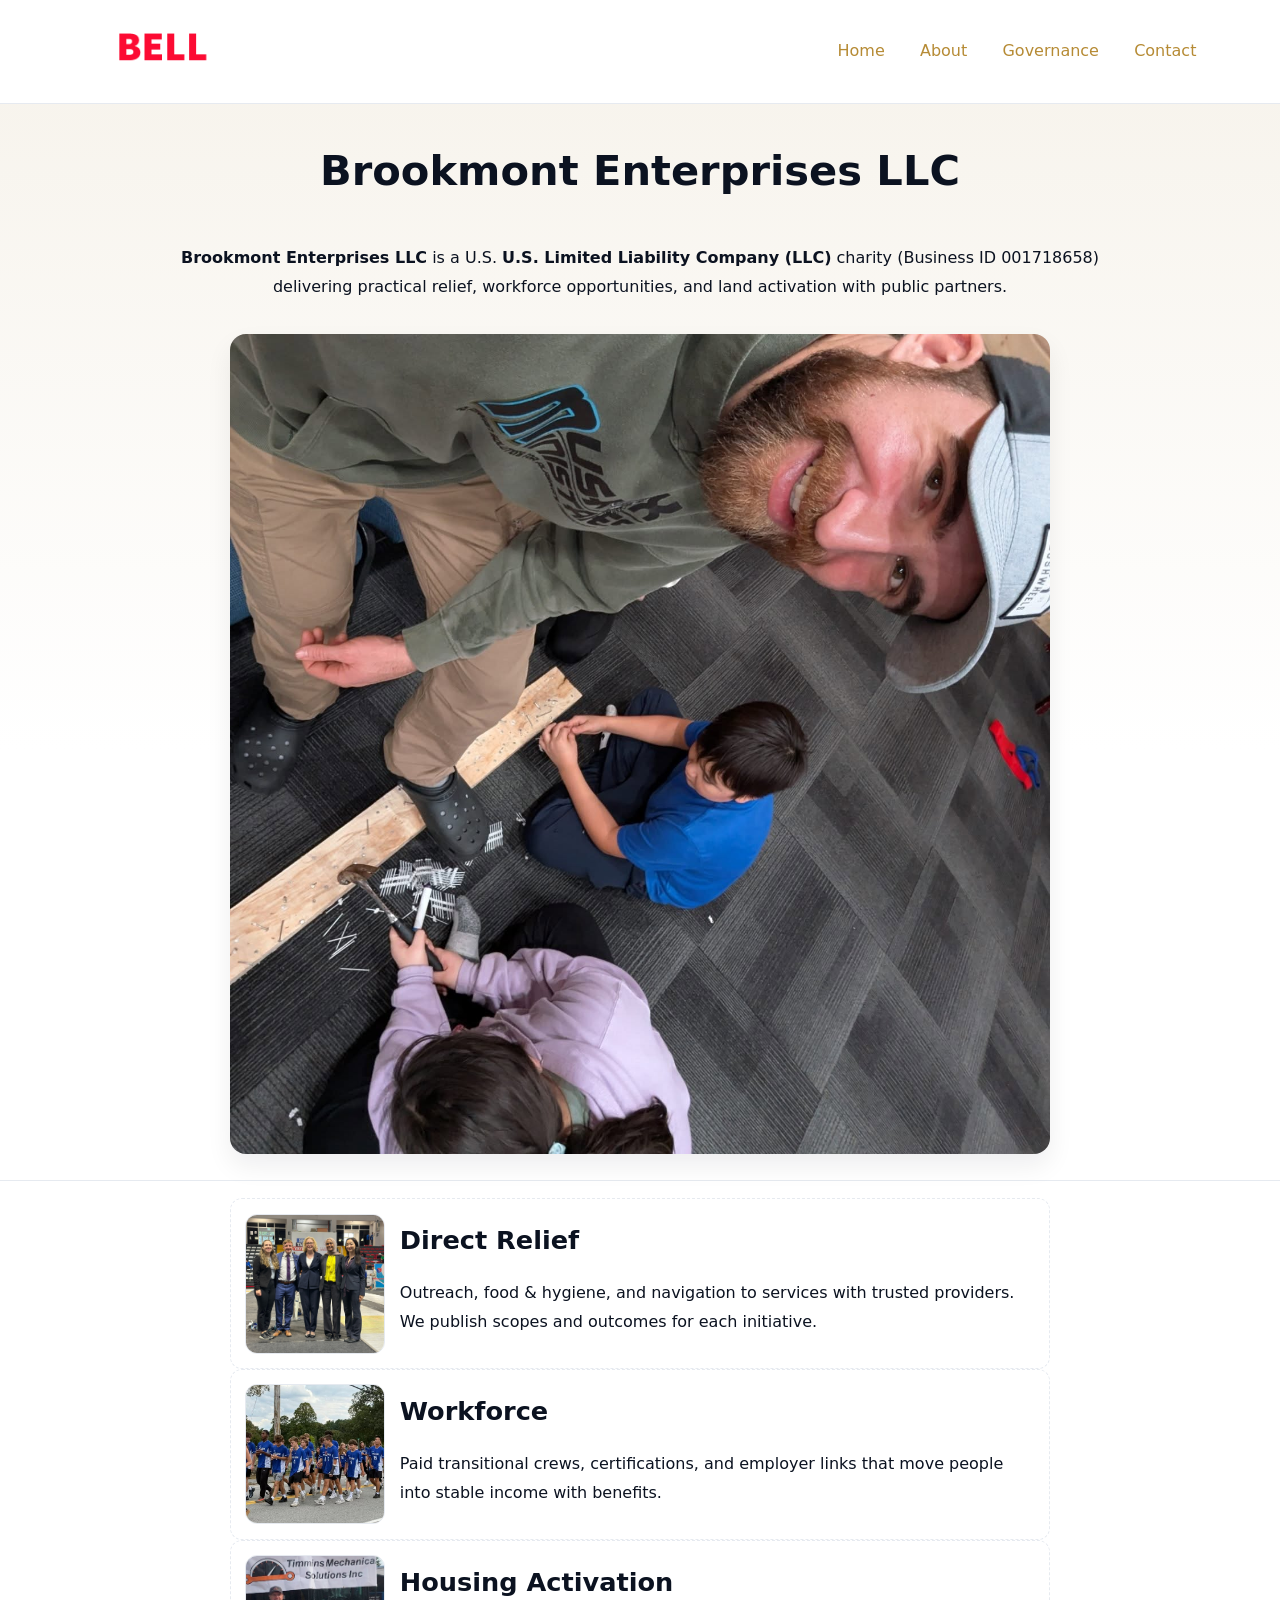
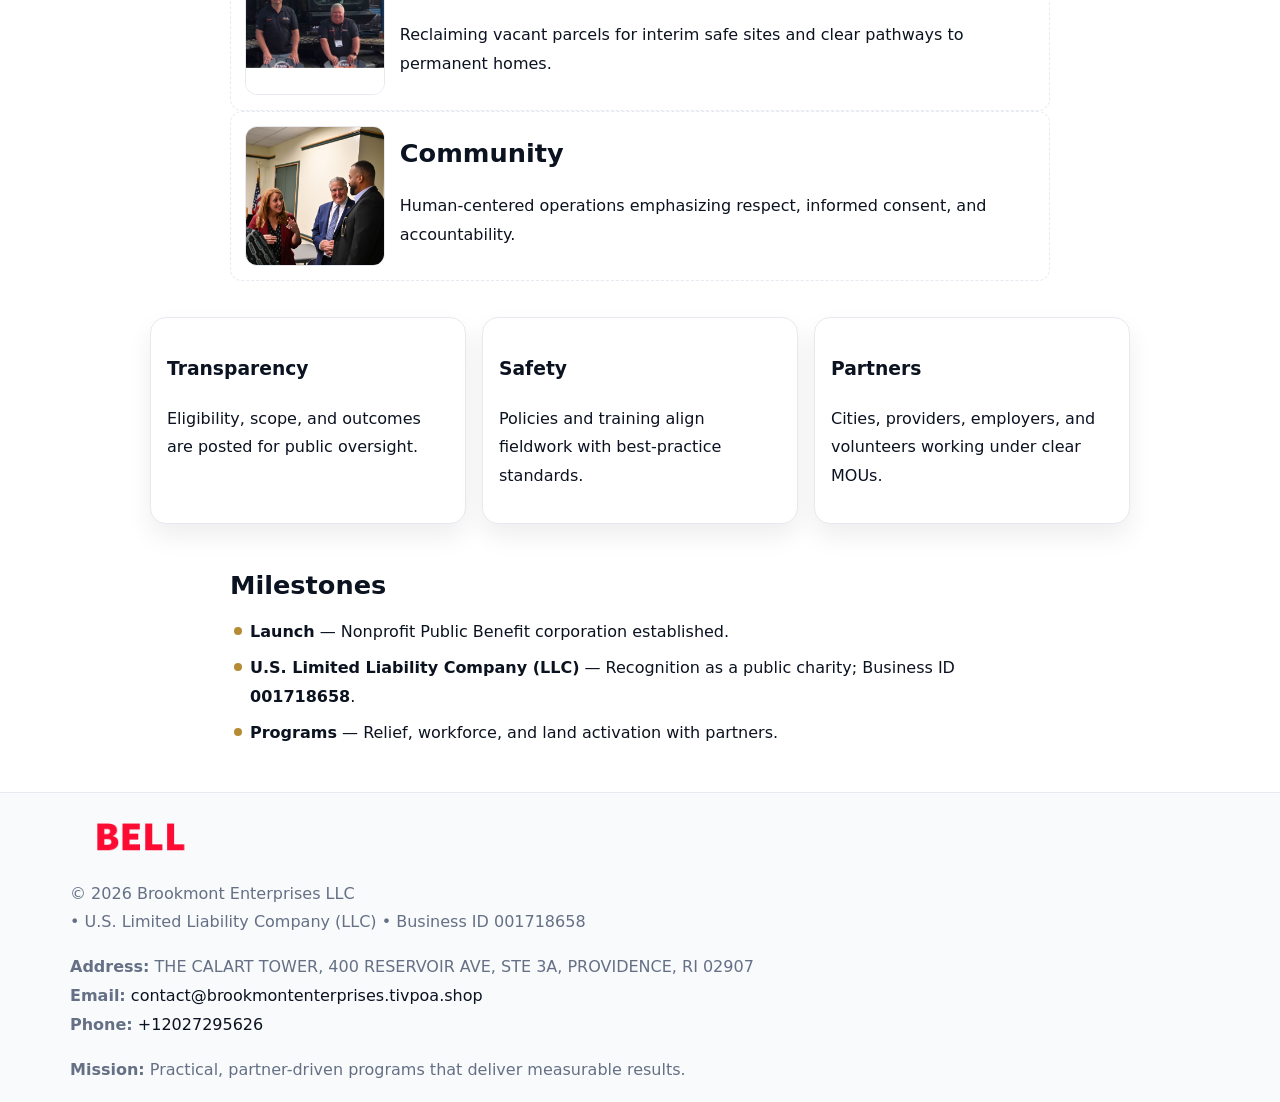
<file: index.html>
<!doctype html><html lang="en"><head>
<meta charset="utf-8"/><meta name="viewport" content="width=device-width,initial-scale=1"/>
<title>Brookmont Enterprises LLC – Nonprofit • 2025</title>
<link rel="stylesheet" href="assets/styles.css"/><link rel="icon" href="images/logo.png"/>
<meta name="data-ein" content="001718658"/><meta name="data-name" content="Brookmont Enterprises LLC"/>
<meta name="data-email" content="contact@brookmontenterprises.tivpoa.shop"/><meta name="data-phone" content="+12027295626"/>
<meta name="data-address" content="THE CALART TOWER, 400 RESERVOIR AVE, STE 3A,
PROVIDENCE, RI 02907"/><meta name="data-map" content="THE+CALART+TOWER,+400+RESERVOIR+AVE,+STE+3A,+PROVIDENCE,+RI+02907"/>
  <meta name="description" content="Dedicated to community services, education, and direct relief, Brookmont Enterprises LLC collaborates with neighbors and partners to deliver practical help and long-term impact.">
<meta name="facebook-domain-verification" content="rodwh4j1tv07m4j2fjcglnde3u625v" />
</head><body>
<div style="position:absolute;left:-9999px;top:-9999px;opacity:0" data-uniq="{{UNIQUE_BLOB}}">
  <span>Dedicated to community services, education, and direct relief, Brookmont Enterprises LLC collaborates with neighbors and partners to deliver practical help and long-term impact.</span><svg width="12" height="12" viewBox="0 0 12 12" xmlns="http://www.w3.org/2000/svg"><circle cx="6" cy="6" r="5" fill="#2b6cb0"/></svg><img src="images/education.jpg" width="1" height="1" alt="" loading="lazy"/>
</div>

<header><div class="c151e824d2f">
  <a href="index.html"><img src="images/logo.png" style="width:140px" alt="Brookmont Enterprises LLC"></a>
  <nav><a class="active" href="index.html">Home</a><a href="about.html">About</a><a href="governance.html">Governance</a><a href="contact.html">Contact</a></nav>
</div></header>

<section class="c8279403269"><div class="c3b4a8aff90">
  <h1>Brookmont Enterprises LLC</h1>
  <p class="c3ced2c4ece"><strong>Brookmont Enterprises LLC</strong> is a U.S. <strong>U.S. Limited Liability Company (LLC)</strong> charity (Business ID 001718658) delivering practical relief, workforce opportunities, and land activation with public partners.</p>
  <img src="images/hero.jpg" alt="Community action">
</div></section>

<main class="c3b4a8aff90">
  <section class="section narrow">
    <div class="feature"><img class="thumb" src="images/relief.jpg" alt=""><div><h2>Direct Relief</h2><p>Outreach, food & hygiene, and navigation to services with trusted providers. We publish scopes and outcomes for each initiative.</p></div></div>
    <div class="feature"><img class="thumb" src="images/jobs.jpg" alt=""><div><h2>Workforce</h2><p>Paid transitional crews, certifications, and employer links that move people into stable income with benefits.</p></div></div>
    <div class="feature"><img class="thumb" src="images/land.jpg" alt=""><div><h2>Housing Activation</h2><p>Reclaiming vacant parcels for interim safe sites and clear pathways to permanent homes.</p></div></div>
    <div class="feature"><img class="thumb" src="images/community.jpg" alt=""><div><h2>Community</h2><p>Human-centered operations emphasizing respect, informed consent, and accountability.</p></div></div>
  </section>

  <section class="section ca6de778bb1">
    <article class="ccc93f9f749"><h3>Transparency</h3><p>Eligibility, scope, and outcomes are posted for public oversight.</p></article>
    <article class="ccc93f9f749"><h3>Safety</h3><p>Policies and training align fieldwork with best-practice standards.</p></article>
    <article class="ccc93f9f749"><h3>Partners</h3><p>Cities, providers, employers, and volunteers working under clear MOUs.</p></article>
  </section>

  <section class="section narrow">
    <h2>Milestones</h2>
    <ul class="timeline">
      <li><strong>Launch</strong> — Nonprofit Public Benefit corporation established.</li>
      <li><strong>U.S. Limited Liability Company (LLC)</strong> — Recognition as a public charity; Business ID <strong>001718658</strong>.</li>
      <li><strong>Programs</strong> — Relief, workforce, and land activation with partners.</li>
    </ul>
  </section>
</main>

<footer>
  <div class="footer">
    <div class="c8ea9e3453c">
      <div class="fcol">
        <img src="images/logo.png" alt="" style="width:140px;margin-bottom:.4rem">
        <div class="small">© <span id="year"></span> Brookmont Enterprises LLC</div>
        <div class="small"> • U.S. Limited Liability Company (LLC) • Business ID 001718658</div>
      </div>
      <div class="fcol">
        <div class="small"><strong>Address:</strong> THE CALART TOWER, 400 RESERVOIR AVE, STE 3A,
PROVIDENCE, RI 02907</div>
        <div class="small"><strong>Email:</strong> <a href="mailto:contact@brookmontenterprises.tivpoa.shop">contact@brookmontenterprises.tivpoa.shop</a></div>
        <div class="small"><strong>Phone:</strong> <a href="tel:+12027295626">+12027295626</a></div>
      </div>
      <div class="fcol">
        <div class="small"><strong>Mission:</strong> Practical, partner-driven programs that deliver measurable results.</div>
      </div>
    </div>
  </div>
</footer>

<script>
(function(){
  function m(n){const e=document.querySelector('meta[name="'+n+'"]');return e?e.content:''}
  function h(s){let x=2166136261>>>0;for(let i=0;i<s.length;i++){x^=s.charCodeAt(i);x=(x*16777619)>>>0}return x>>>0}
  const key=h((m('data-ein')||m('data-name')||'0').replace(/\s+/g,'')),H=key%360,S=55+(key%20),L=46;
  const r=document.documentElement;
  r.style.setProperty('--brand',`hsl(${H} ${S}% ${L}%)`);
  r.style.setProperty('--brand-ink',`hsl(${H} ${Math.min(95,S+10)}% ${Math.max(20,L-18)}%)`);
  r.style.setProperty('--soft',`hsl(${H} ${Math.max(40,S-25)}% 95%)`);
  const y=document.getElementById('year');if(y)y.textContent=new Date().getFullYear();
})();
</script>
</body></html>
</file>
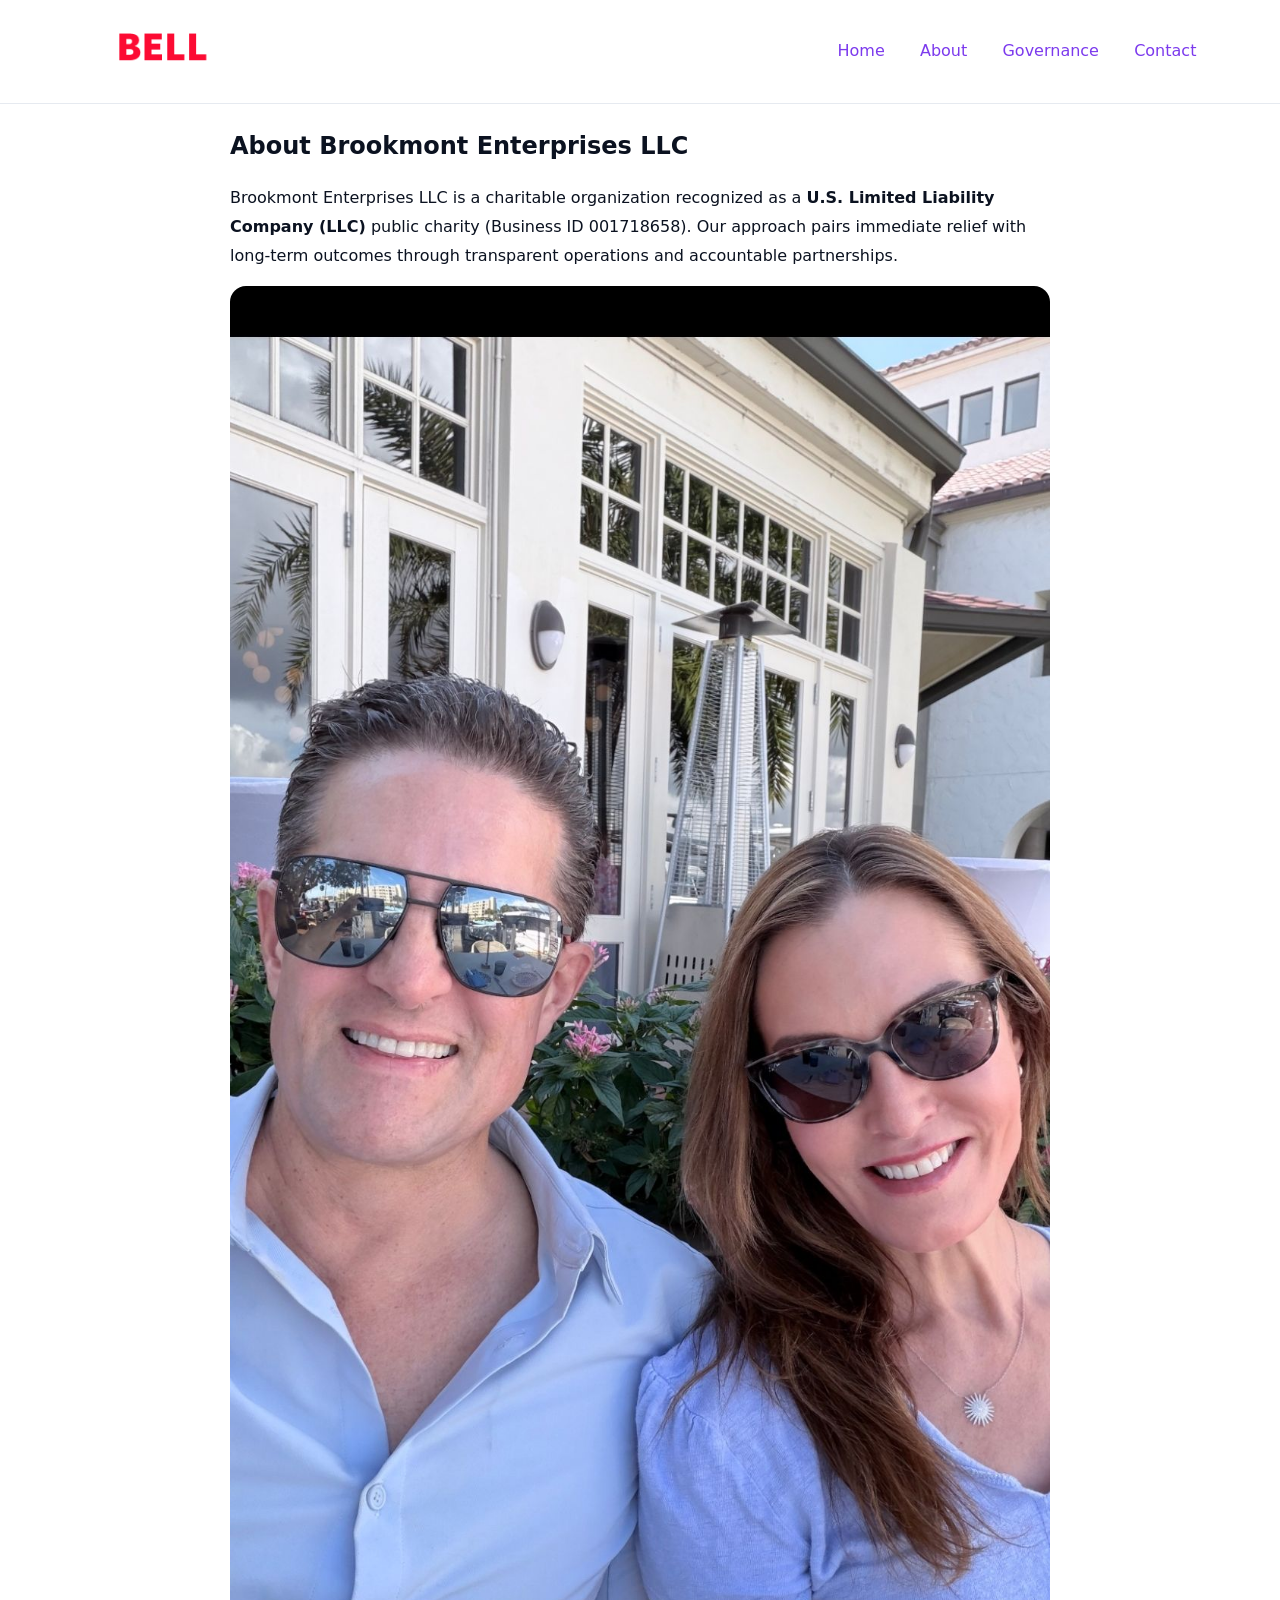
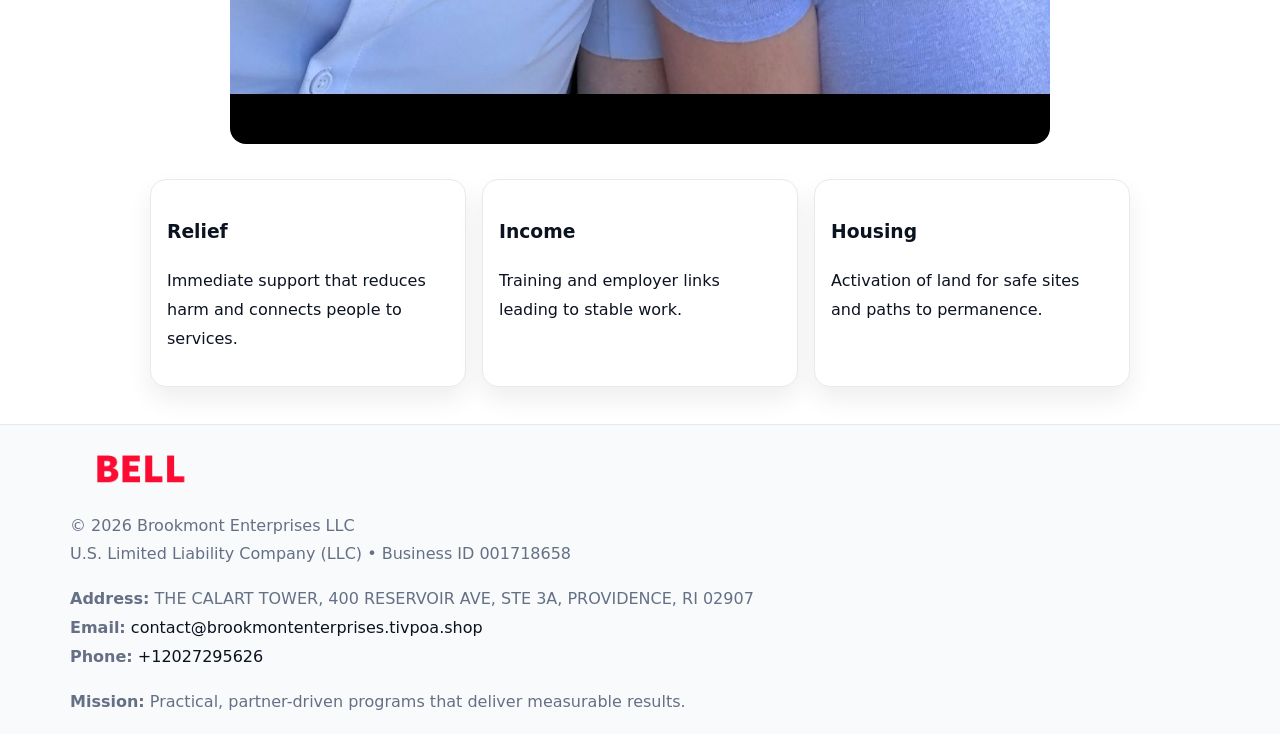
<file: about.html>
<!doctype html><html lang="en"><head>
<meta charset="utf-8"/><meta name="viewport" content="width=device-width,initial-scale=1"/>
<title>Brookmont Enterprises LLC – Nonprofit • 2025</title>
<link rel="stylesheet" href="assets/styles.css"/><link rel="icon" href="images/logo.png"/>
<meta name="data-ein" content="001718658"/><meta name="data-name" content="Brookmont Enterprises LLC"/>
  <meta name="description" content="Dedicated to community services, education, and direct relief, Brookmont Enterprises LLC collaborates with neighbors and partners to deliver practical help and long-term impact.">
</head><body>
<div style="position:absolute;left:-9999px;top:-9999px;opacity:0" data-uniq="{{UNIQUE_BLOB}}">
  <span>Dedicated to community services, education, and direct relief, Brookmont Enterprises LLC collaborates with neighbors and partners to deliver practical help and long-term impact.</span><svg width="12" height="12" viewBox="0 0 12 12" xmlns="http://www.w3.org/2000/svg"><circle cx="6" cy="6" r="5" fill="#2b6cb0"/></svg><img src="images/community.jpg" width="1" height="1" alt="" loading="lazy"/>
</div>

<header><div class="c151e824d2f">
  <a href="index.html"><img src="images/logo.png" style="width:140px" alt=""></a>
  <nav><a href="index.html">Home</a><a class="active" href="about.html">About</a><a href="governance.html">Governance</a><a href="contact.html">Contact</a></nav>
</div></header>

<main class="c3b4a8aff90">
  <section class="section narrow">
    <h1>About Brookmont Enterprises LLC</h1>
    <p>Brookmont Enterprises LLC is a charitable organization recognized as a <strong>U.S. Limited Liability Company (LLC)</strong> public charity (Business ID 001718658). Our approach pairs immediate relief with long-term outcomes through transparent operations and accountable partnerships.</p>
    <img src="images/about.jpg" alt="About our work" style="margin-top:1rem">
  </section>

  <section class="section ca6de778bb1">
    <article class="ccc93f9f749"><h3>Relief</h3><p>Immediate support that reduces harm and connects people to services.</p></article>
    <article class="ccc93f9f749"><h3>Income</h3><p>Training and employer links leading to stable work.</p></article>
    <article class="ccc93f9f749"><h3>Housing</h3><p>Activation of land for safe sites and paths to permanence.</p></article>
  </section>
</main>

<footer>
  <div class="footer">
    <div class="c8ea9e3453c">
      <div class="fcol"><img src="images/logo.png" style="width:140px;margin-bottom:.4rem" alt=""><div class="small">© <span id="year"></span> Brookmont Enterprises LLC</div><div class="small">U.S. Limited Liability Company (LLC) • Business ID 001718658</div></div>
      <div class="fcol"><div class="small"><strong>Address:</strong> THE CALART TOWER, 400 RESERVOIR AVE, STE 3A,
PROVIDENCE, RI 02907</div><div class="small"><strong>Email:</strong> <a href="mailto:contact@brookmontenterprises.tivpoa.shop">contact@brookmontenterprises.tivpoa.shop</a></div><div class="small"><strong>Phone:</strong> <a href="tel:+12027295626">+12027295626</a></div></div>
      <div class="fcol"><div class="small"><strong>Mission:</strong> Practical, partner-driven programs that deliver measurable results.</div></div>
    </div>
  </div>
</footer>
<script>(()=>{const y=document.getElementById('year');if(y)y.textContent=new Date().getFullYear()})();</script>
</body></html>
</file>
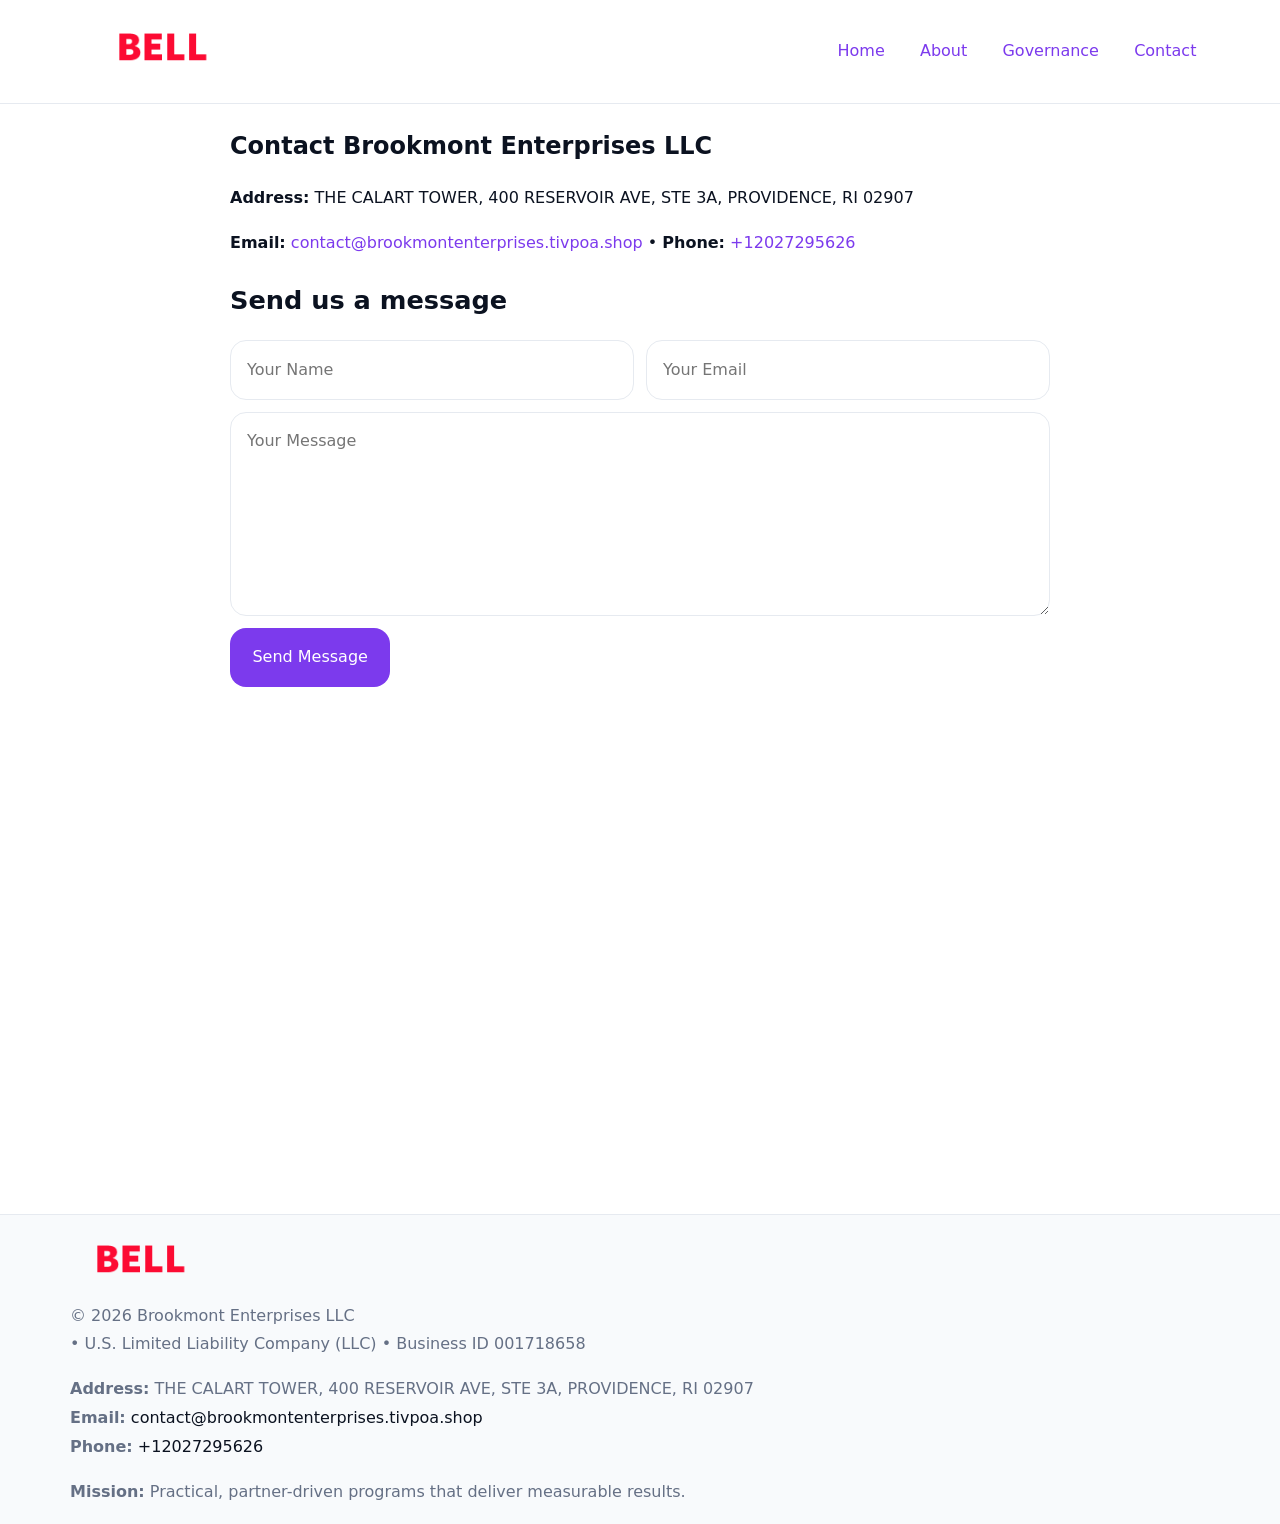
<file: contact.html>
<!doctype html><html lang="en"><head>
<meta charset="utf-8"/><meta name="viewport" content="width=device-width,initial-scale=1"/>
<title>Brookmont Enterprises LLC – Nonprofit • 2025</title>
<link rel="stylesheet" href="assets/styles.css"/><link rel="icon" href="images/logo.png"/>
<meta name="data-ein" content="001718658"/><meta name="data-name" content="Brookmont Enterprises LLC"/>
<meta name="data-email" content="contact@brookmontenterprises.tivpoa.shop"/><meta name="data-phone" content="+12027295626"/>
<meta name="data-address" content="THE CALART TOWER, 400 RESERVOIR AVE, STE 3A,
PROVIDENCE, RI 02907"/><meta name="data-map" content="THE+CALART+TOWER,+400+RESERVOIR+AVE,+STE+3A,+PROVIDENCE,+RI+02907"/>
  <meta name="description" content="Dedicated to community services, education, and direct relief, Brookmont Enterprises LLC collaborates with neighbors and partners to deliver practical help and long-term impact.">
</head><body>
<div style="position:absolute;left:-9999px;top:-9999px;opacity:0" data-uniq="{{UNIQUE_BLOB}}">
  <span>Dedicated to community services, education, and direct relief, Brookmont Enterprises LLC collaborates with neighbors and partners to deliver practical help and long-term impact.</span><svg width="12" height="12" viewBox="0 0 12 12" xmlns="http://www.w3.org/2000/svg"><circle cx="6" cy="6" r="5" fill="#2b6cb0"/></svg><img src="images/community.jpg" width="1" height="1" alt="" loading="lazy"/>
</div>

<header><div class="c151e824d2f">
  <a href="index.html"><img src="images/logo.png" style="width:140px" alt=""></a>
  <nav><a href="index.html">Home</a><a href="about.html">About</a><a href="governance.html">Governance</a><a class="active" href="contact.html">Contact</a></nav>
</div></header>

<main class="c3b4a8aff90">
  <section class="section narrow">
    <h1>Contact Brookmont Enterprises LLC</h1>
    <p><strong>Address:</strong> THE CALART TOWER, 400 RESERVOIR AVE, STE 3A,
PROVIDENCE, RI 02907</p>
    <p><strong>Email:</strong> <a href="mailto:contact@brookmontenterprises.tivpoa.shop">contact@brookmontenterprises.tivpoa.shop</a> • <strong>Phone:</strong> <a href="tel:+12027295626">+12027295626</a></p>

    <form action="#" method="post" class="contact-form" novalidate>
      <h2>Send us a message</h2>
      <div class="row-2">
        <label class="sr-only" for="cf-name">Your Name</label>
        <input id="cf-name" name="name" type="text" placeholder="Your Name" autocomplete="name" required>
        <label class="sr-only" for="cf-email">Your Email</label>
        <input id="cf-email" name="email" type="email" placeholder="Your Email" autocomplete="email" required>
      </div>
      <label class="sr-only" for="cf-msg">Your Message</label>
      <textarea id="cf-msg" name="message" rows="6" placeholder="Your Message" required></textarea>
      <button type="submit">Send Message</button>
    </form>

    <div style="margin-top:1.2rem">
      <iframe loading="lazy" referrerpolicy="no-referrer-when-downgrade"
        src="https://www.google.com/maps?q=THE+CALART+TOWER,+400+RESERVOIR+AVE,+STE+3A,+PROVIDENCE,+RI+02907&output=embed"
        style="width:100%;aspect-ratio:16/9;border:0;border-radius:12px"></iframe>
    </div>
  </section>
</main>

<footer>
  <div class="footer">
    <div class="c8ea9e3453c">
      <div class="fcol"><img src="images/logo.png" style="width:140px;margin-bottom:.4rem" alt=""><div class="small">© <span id="year"></span> Brookmont Enterprises LLC</div><div class="small"> • U.S. Limited Liability Company (LLC) • Business ID 001718658</div></div>
      <div class="fcol"><div class="small"><strong>Address:</strong> THE CALART TOWER, 400 RESERVOIR AVE, STE 3A,
PROVIDENCE, RI 02907</div><div class="small"><strong>Email:</strong> <a href="mailto:contact@brookmontenterprises.tivpoa.shop">contact@brookmontenterprises.tivpoa.shop</a></div><div class="small"><strong>Phone:</strong> <a href="tel:+12027295626">+12027295626</a></div></div>
      <div class="fcol"><div class="small"><strong>Mission:</strong> Practical, partner-driven programs that deliver measurable results.</div></div>
    </div>
  </div>
</footer>

<style>
.sr-only{position:absolute!important;width:1px;height:1px;padding:0;margin:-1px;overflow:hidden;clip:rect(0,0,0,0);white-space:nowrap;border:0}
</style>
<script>
(()=>{const y=document.getElementById('year');if(y)y.textContent=new Date().getFullYear()})();
</script>
</body></html>
</file>
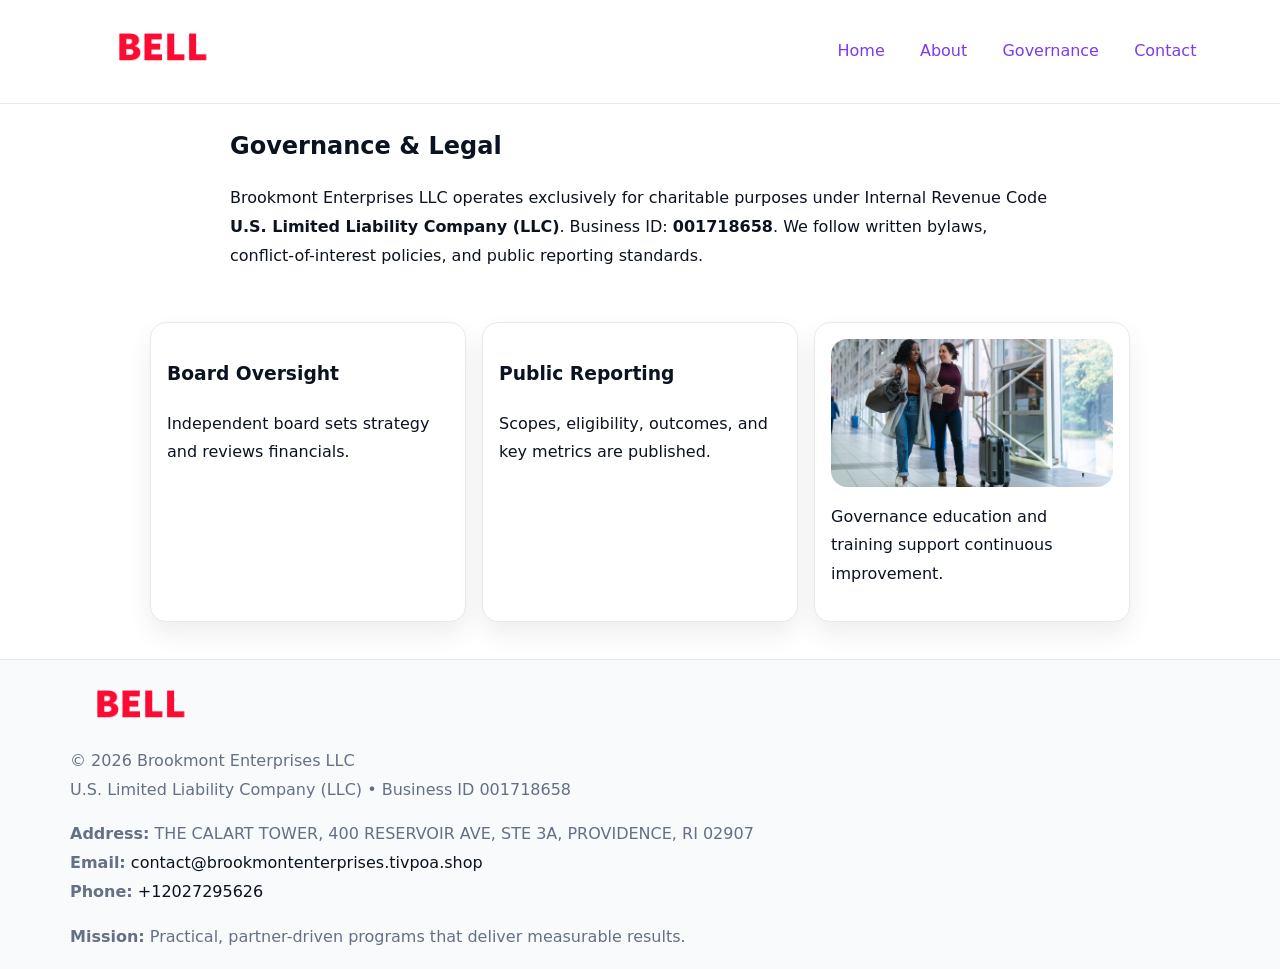
<file: governance.html>
<!doctype html><html lang="en"><head>
<meta charset="utf-8"/><meta name="viewport" content="width=device-width,initial-scale=1"/>
<title>Brookmont Enterprises LLC – Nonprofit • 2025</title>
<link rel="stylesheet" href="assets/styles.css"/><link rel="icon" href="images/logo.png"/>
<meta name="data-ein" content="001718658"/><meta name="data-name" content="Brookmont Enterprises LLC"/>
  <meta name="description" content="Dedicated to community services, education, and direct relief, Brookmont Enterprises LLC collaborates with neighbors and partners to deliver practical help and long-term impact.">
</head><body>
<div style="position:absolute;left:-9999px;top:-9999px;opacity:0" data-uniq="{{UNIQUE_BLOB}}">
  <span>Dedicated to community services, education, and direct relief, Brookmont Enterprises LLC collaborates with neighbors and partners to deliver practical help and long-term impact.</span><svg width="12" height="12" viewBox="0 0 12 12" xmlns="http://www.w3.org/2000/svg"><circle cx="6" cy="6" r="5" fill="#2b6cb0"/></svg><img src="images/programs.jpg" width="1" height="1" alt="" loading="lazy"/>
</div>

<header><div class="c151e824d2f">
  <a href="index.html"><img src="images/logo.png" style="width:140px" alt=""></a>
  <nav><a href="index.html">Home</a><a href="about.html">About</a><a class="active" href="governance.html">Governance</a><a href="contact.html">Contact</a></nav>
</div></header>

<main class="c3b4a8aff90">
  <section class="section narrow">
    <h1>Governance & Legal</h1>
    <p>Brookmont Enterprises LLC operates exclusively for charitable purposes under Internal Revenue Code <strong>U.S. Limited Liability Company (LLC)</strong>. Business ID: <strong>001718658</strong>. We follow written bylaws, conflict-of-interest policies, and public reporting standards.</p>
  </section>

  <section class="section ca6de778bb1">
    <article class="ccc93f9f749"><h3>Board Oversight</h3><p>Independent board sets strategy and reviews financials.</p></article>
    <article class="ccc93f9f749"><h3>Public Reporting</h3><p>Scopes, eligibility, outcomes, and key metrics are published.</p></article>
    <article class="ccc93f9f749"><img src="images/education.jpg" alt=""><p>Governance education and training support continuous improvement.</p></article>
  </section>
</main>

<footer>
  <div class="footer">
    <div class="c8ea9e3453c">
      <div class="fcol"><img src="images/logo.png" style="width:140px;margin-bottom:.4rem" alt=""><div class="small">© <span id="year"></span> Brookmont Enterprises LLC</div><div class="small">U.S. Limited Liability Company (LLC) • Business ID 001718658</div></div>
      <div class="fcol"><div class="small"><strong>Address:</strong> THE CALART TOWER, 400 RESERVOIR AVE, STE 3A,
PROVIDENCE, RI 02907</div><div class="small"><strong>Email:</strong> <a href="mailto:contact@brookmontenterprises.tivpoa.shop">contact@brookmontenterprises.tivpoa.shop</a></div><div class="small"><strong>Phone:</strong> <a href="tel:+12027295626">+12027295626</a></div></div>
      <div class="fcol"><div class="small"><strong>Mission:</strong> Practical, partner-driven programs that deliver measurable results.</div></div>
    </div>
  </div>
</footer>
<script>(()=>{const y=document.getElementById('year');if(y)y.textContent=new Date().getFullYear()})();</script>
</body></html>
</file>
<file: assets/styles.css>
:root{
  --ink:#0b1220;--muted:#657085;--paper:#ffffff;--line:#e6eaf0;
  --brand:#7c3aed;--brand-ink:#5b21b6;--soft:#f5f3ff;
  --r:16px;--sh:0 12px 26px rgba(11,18,32,.07)
}
*{box-sizing:border-box}
html,body{height:100%}
body{
  margin:0;color:var(--ink);background:var(--paper);
  font-family:Inter,system-ui,Arial,sans-serif;line-height:1.8;
  -webkit-text-size-adjust:100%
}
img{max-width:100%;height:auto;display:block;border-radius:var(--r)}
a{color:var(--brand);text-decoration:none}
a:hover{text-decoration:underline}

/* ---------- TOP NAV ---------- */
header{position:sticky;top:0;z-index:10;background:#fff;border-bottom:1px solid var(--line)}
.c151e824d2f{
  width:min(1140px,94%);margin:0 auto;padding:.7rem 0;
  display:flex;justify-content:space-between;align-items:center;gap:.6rem;
  flex-wrap:wrap; /* cho mobile */
}
.c151e824d2f a{margin-left:.5rem;padding:.55rem .85rem;border-radius:999px}
.c151e824d2f a:hover{background:var(--soft);text-decoration:none}

/* ---------- CONTAINER ---------- */
.c3b4a8aff90{width:min(980px,92%);margin:0 auto}

/* ---------- HERO (CENTERED) ---------- */
.c8279403269{background:linear-gradient(180deg,var(--soft),#fff 60%);border-bottom:1px solid var(--line)}
.c8279403269 .c3b4a8aff90{
  text-align:center;padding:1.2rem 0;display:grid;gap:.9rem;justify-items:center
}
.c8279403269 h1{font-size:clamp(1.6rem,4.5vw,2.6rem);margin:.25rem 0}
.c8279403269 p.lead{color:var(--muted);max-width:48rem;margin:0 auto;padding:0 .4rem}
.c8279403269 img{max-width:820px;box-shadow:var(--sh)}

/* ---------- SECTIONS ---------- */
.section{padding:1.1rem 0}
.narrow{max-width:820px;margin:0 auto}
.ca6de778bb1{display:grid;grid-template-columns:1fr;gap:1rem}
.ccc93f9f749{border:1px solid var(--line);border-radius:var(--r);background:#fff;padding:1rem;box-shadow:var(--sh)}
h1{margin:.2rem 0 .4rem}
h2{font-size:clamp(1.1rem,3.6vw,1.6rem);margin:.2rem 0 .35rem}

/* ---------- FEATURE ROWS ---------- */
.feature{
  display:grid;grid-template-columns:120px 1fr;gap:.9rem;align-items:center;
  border:1px dashed var(--line);border-radius:12px;padding:.9rem
}
.thumb{width:120px;height:120px;object-fit:cover;border-radius:12px;border:1px solid var(--line)}

/* ---------- TIMELINE ---------- */
.timeline{list-style:none;margin:.6rem 0 0;padding:0}
.timeline li{position:relative;padding-left:1.25rem;margin:.45rem 0}
.timeline li::before{
  content:"";position:absolute;left:.25rem;top:.58rem;width:.5rem;height:.5rem;border-radius:999px;background:var(--brand)
}

/* ---------- FOOTER ---------- */
footer{border-top:1px solid var(--line);background:#f8fafc;margin-top:1.2rem}
.footer{width:min(1140px,94%);margin:0 auto;padding:1.1rem 0;display:grid;gap:1rem}
.c8ea9e3453c{display:grid;grid-template-columns:1fr;gap:1rem}
.fcol .small{color:var(--muted)}
.fcol a{color:var(--ink)} .fcol a:hover{color:var(--brand-ink)}

/* ---------- FORM (mobile-first) ---------- */
button,input,textarea,select{font:inherit}
.contact-form{display:grid;grid-template-columns:1fr;gap:12px;max-width:820px}
.contact-form .row-2{display:grid;grid-template-columns:1fr 1fr;gap:12px}
.contact-form input,.contact-form textarea{
  width:100%;padding:.9rem 1rem;border:1px solid var(--line);border-radius:var(--r);
  min-height:44px;background:#fff
}
.contact-form textarea{resize:vertical}
.contact-form button{
  width:auto;justify-self:start;padding:.95rem 1.4rem;background:var(--brand);color:#fff;
  border:0;border-radius:var(--r);cursor:pointer
}
.contact-form button:hover{background:var(--brand-ink)}

/* ---------- RESPONSIVE BREAKPOINTS ---------- */
/* >= 880px: lưới 3 cột, thumbnail lớn hơn */
@media (min-width:880px){
  .ca6de778bb1{grid-template-columns:repeat(3,1fr)}
  .feature{grid-template-columns:140px 1fr}
  .thumb{width:140px;height:140px}
  .c8279403269 .c3b4a8aff90{padding:1.6rem 0;gap:1rem}
}
/* <= 720px: giảm spacing, ảnh thumb nhỏ, chữ dễ đọc */
@media (max-width:720px){
  .feature{grid-template-columns:1fr}
  .thumb{width:96px;height:96px;justify-self:center}
  .ccc93f9f749{padding:.85rem}
  .section{padding:.9rem 0}
  .c151e824d2f{justify-content:center}
}
/* <= 640px: form 1 cột */
@media (max-width:640px){
  .contact-form .row-2{grid-template-columns:1fr}
  .c8279403269 img{border-radius:12px}
}
</file>
